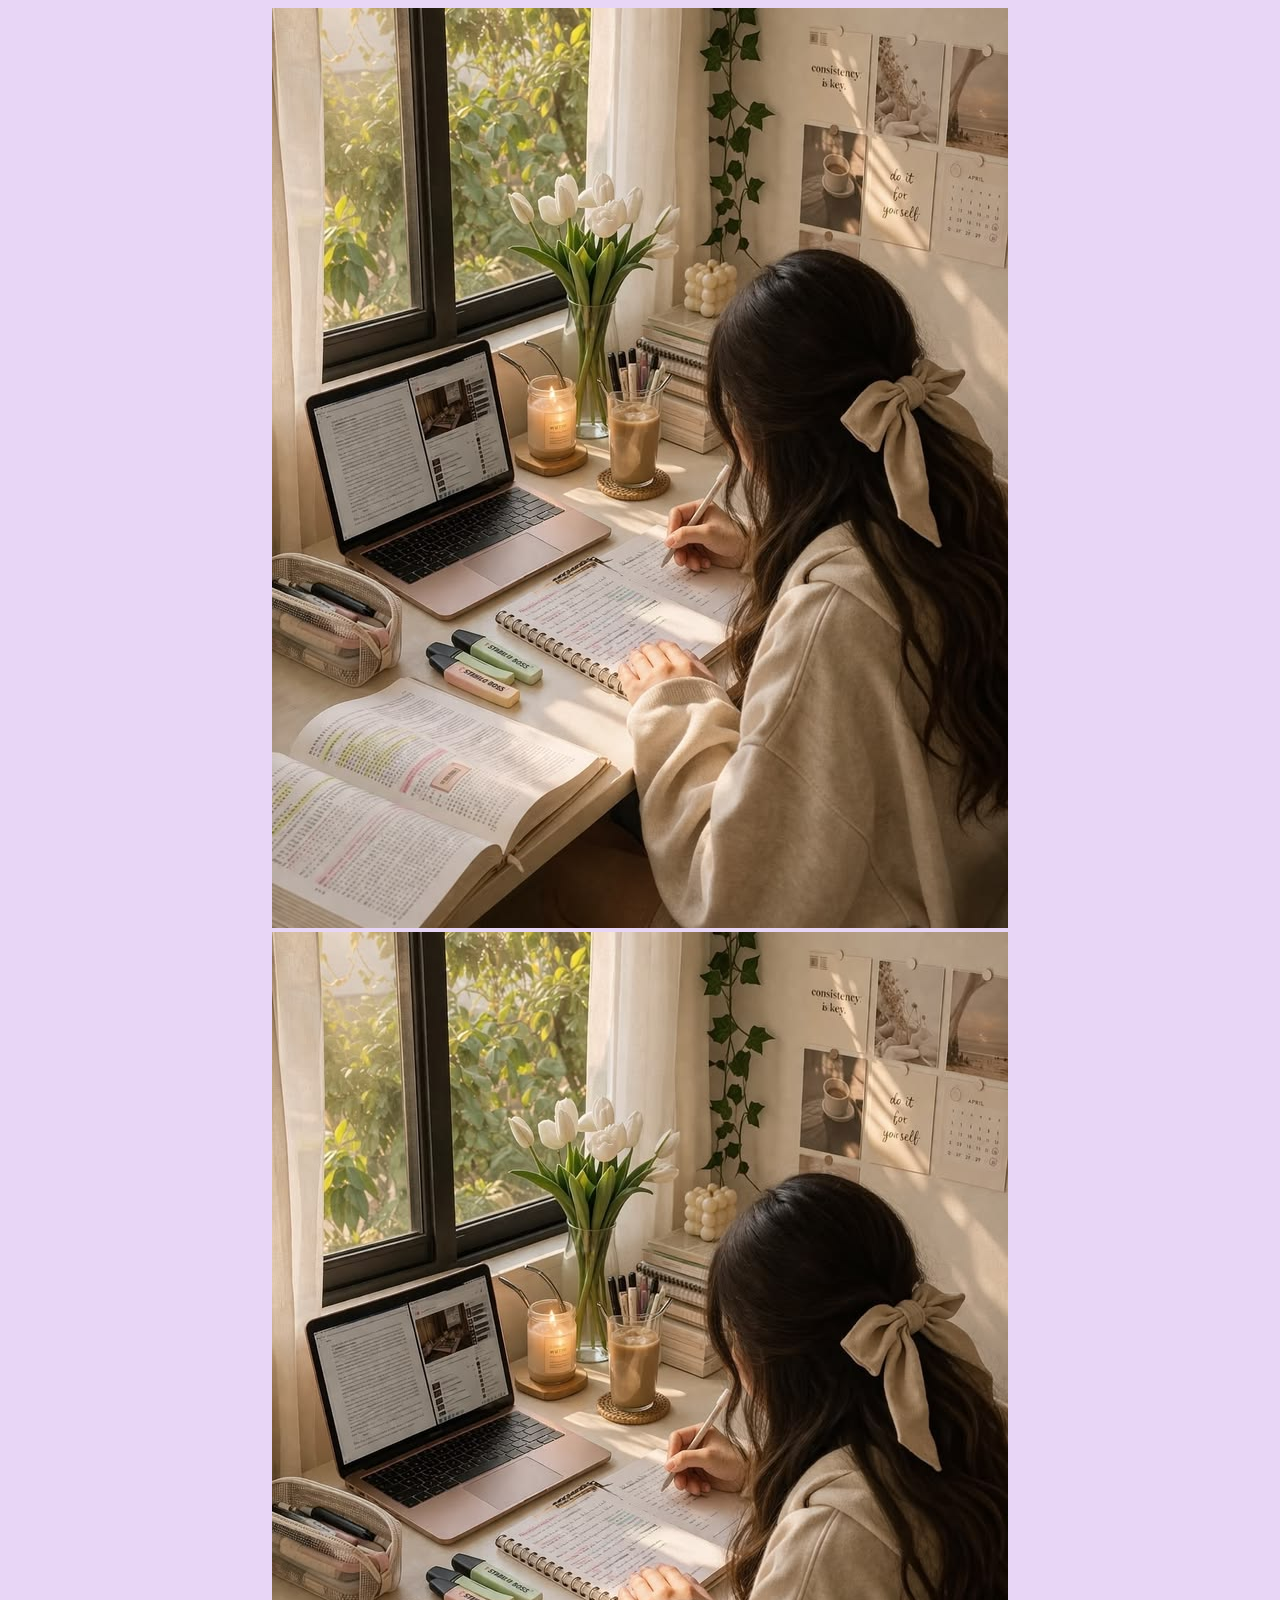
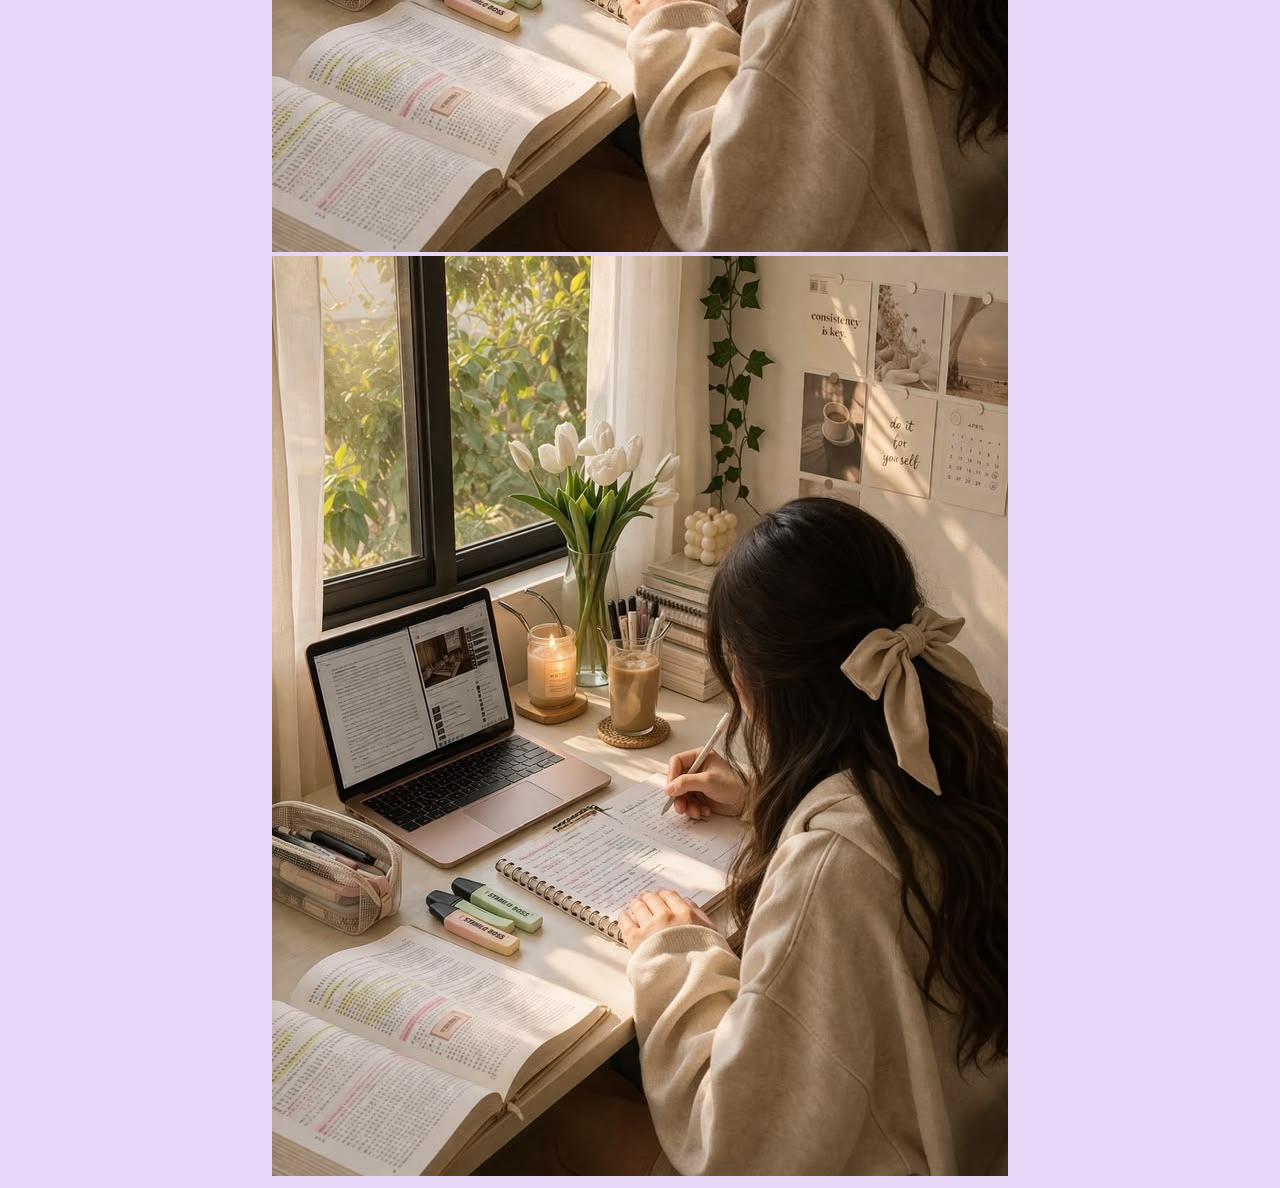
<file: index.html>
<!DOCTYPE html>
<html lang="pt- br">
<head>
    <meta charset="UTF-8">
    <meta name="viewport" content="width=device-width, initial-scale=1.0">
    <link rel="stylesheet" href="./Sistema Acadêmico/css/geral.css" type="text/css">
    <title>Document</title>
</head>
<body>
    <div class="tabela">
    <main>
        <!--Imagens-->
        <section>
            <div class="imagem1">
                <img src = "./Sistema Acadêmico/imagem/estudo.jpg" alt="Moça estudando"

            </div>
            <div class="imagem2">
                <img src = "./Sistema Acadêmico/imagem/estudo.jpg" alt="Moça estudando"

            </div>
            <div class="imagem3">
                <img src = "./Sistema Acadêmico/imagem/estudo.jpg" alt="Moça estudando"

            </div>

        </section>
    </main>
    </div>
</body>
</html>
</file>
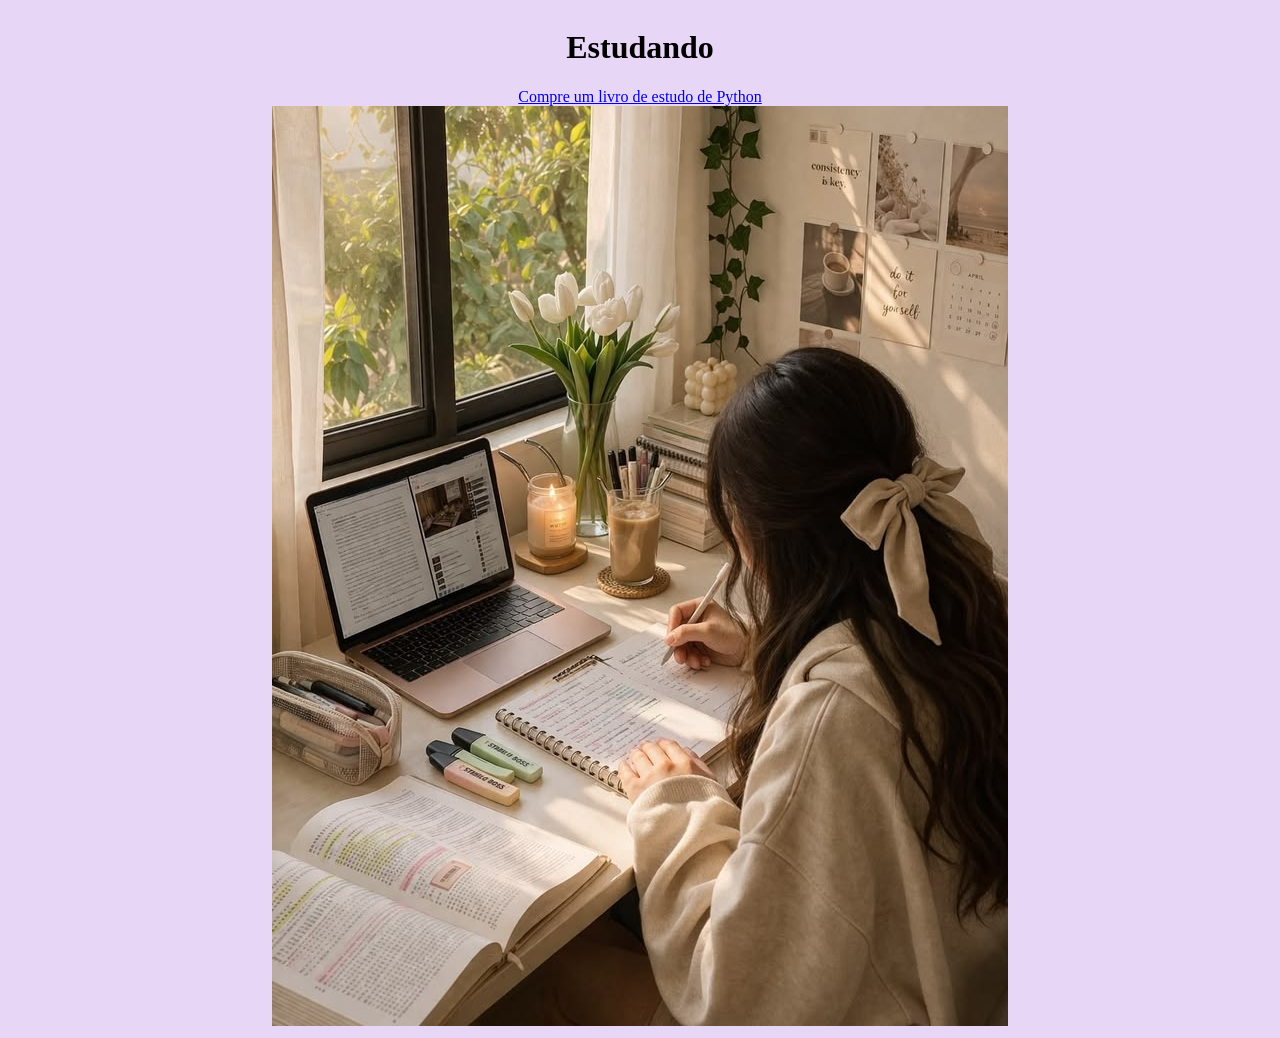
<file: Sistema Acadêmico/index.html>
<!DOCTYPE html>
<html lang="pt-br">
<head>
    <meta charset="UTF-8">
    <meta name="viewport" content="width=device-width, initial-scale=1.0">
    <link rel="stylesheet" href="./css/geral.css" type="text/css">
    <title>Estudando</title>
</head>
<body>
    <div class="tabela">
    <div class="titulo"> 
        <h1>Estudando</h1>
    </div>
    <div class="link">
        <a href="https://a.co/d/03BkZhgB" target="_blank">Compre um livro de estudo de Python</a> 
    </div>
    
    <div class="image">
        <img src="./imagem/estudo.jpg" alt="Estudo">

    </div>
    </div>
    
    

</body>
</html>
</file>
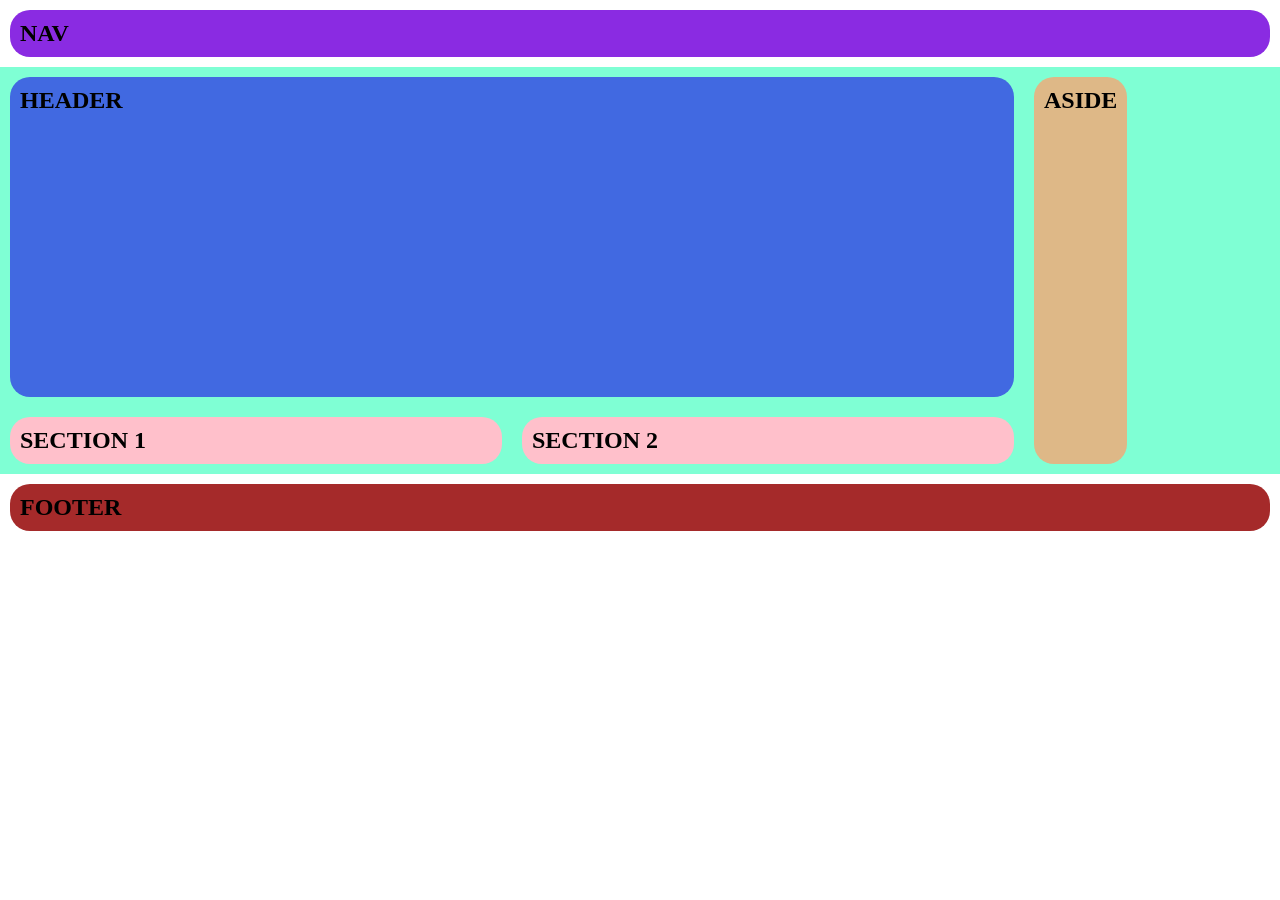
<file: Site/index.html>
<!DOCTYPE html>
<html lang="pt-br">
<head>
    <meta charset="UTF-8">
    <meta name="viewport" content="width=device-width, initial-scale=1.0">
    <title>Document</title>
    <link rel="stylesheet" href="./Imagem/style.css">
</head>
<body>
    <nav class="padrao">
        <h2>NAV</h2>
    </nav>
        <div class="container-principal">
            <div class="container-esquerdo">
    <header class="padrao">
        <h2>HEADER</h2>
    </header>
                <div class="container-row">
    <section class="padrao">
        <h2>SECTION 1</h2>
    </section>
    <section class="padrao">
        <h2>SECTION 2</h2>
    </section>
                </div>
            </div>
    <aside  class="padrao">
        <h2>ASIDE</h2>
    </aside>
        </div>
    <footer class="padrao">
        <h2>FOOTER</h2>
    </footer>
</body>
</html>
</file>
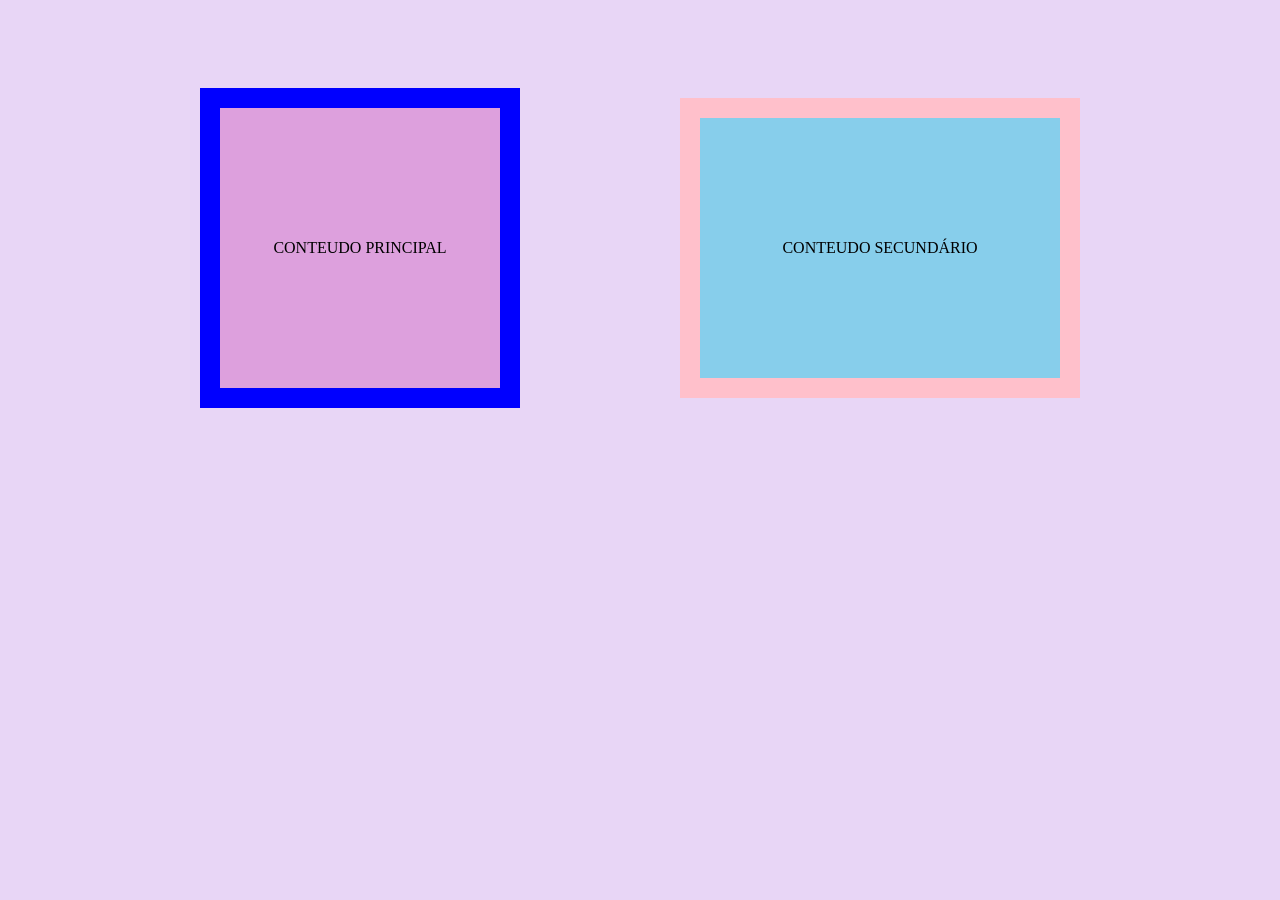
<file: Sistema Acadêmico/Aula7/index.html>
<!DOCTYPE html>
<html lang="pt-br">
<head>
    <meta charset="UTF-8">
    <meta name="viewport" content="width=device-width, initial-scale=1.0">
    <title>BOX MODEL</title>
    <link rel="stylesheet" href="style.css">
</head>
<body>
    <div> CONTEUDO PRINCIPAL</div>
    <p> CONTEUDO SECUNDÁRIO</p>
</body>
</html>
</file>
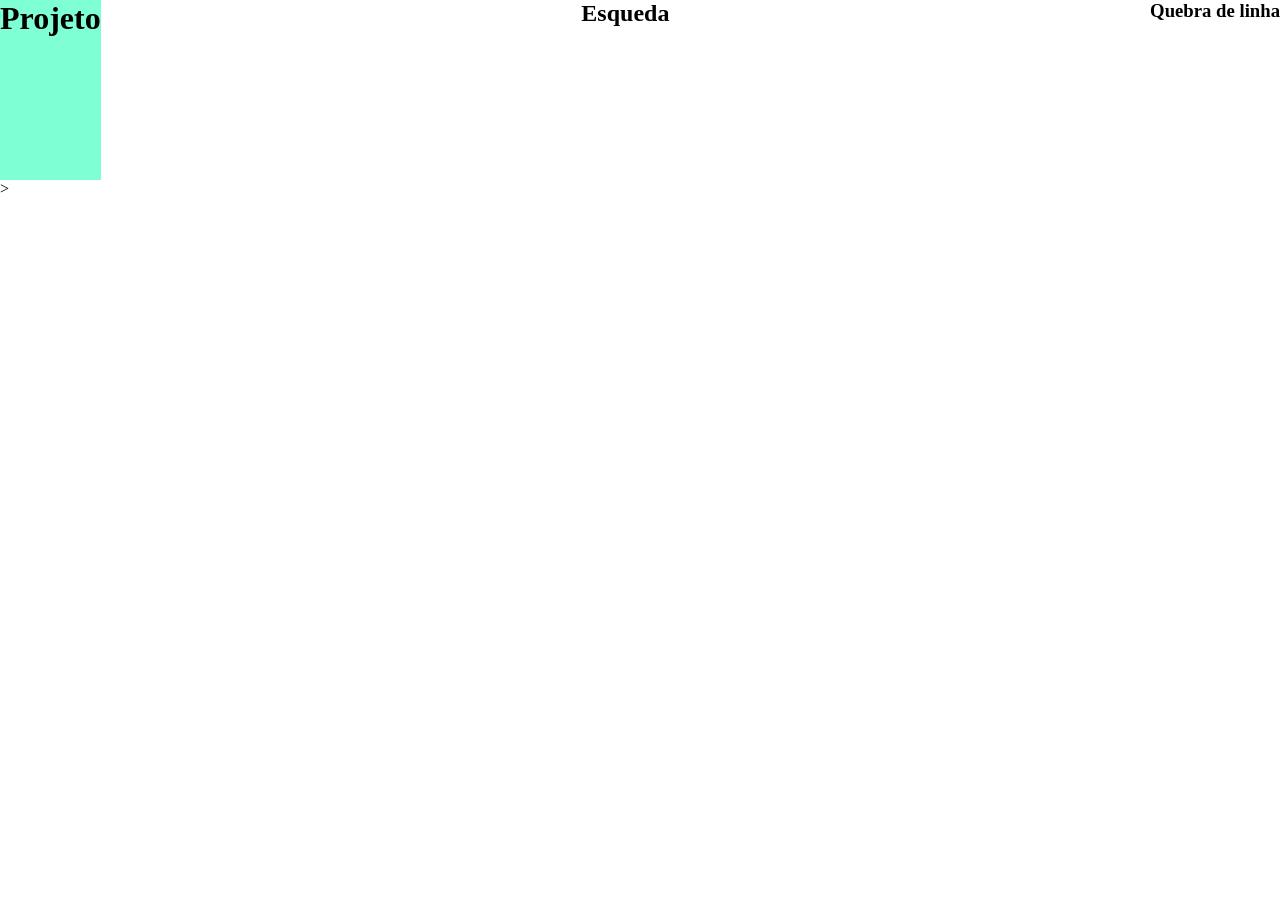
<file: Sistema Acadêmico/Aula8/index.html>
<!DOCTYPE html>
<html lang="pt-br">
<head>
    <meta charset="UTF-8">
    <meta name="viewport" content="width=device-width, initial-scale=1.0">
    <title>TEMA8</title>
    <link rel="stylesheet" href="style.css">
</head>
<body>
    <main>
        <h1>Projeto</h1>
        
        <h2>Esqueda</h2>
        <h3>Quebra de linha</h3>
        
    </main>>
    
    
</body>
</html>
</file>
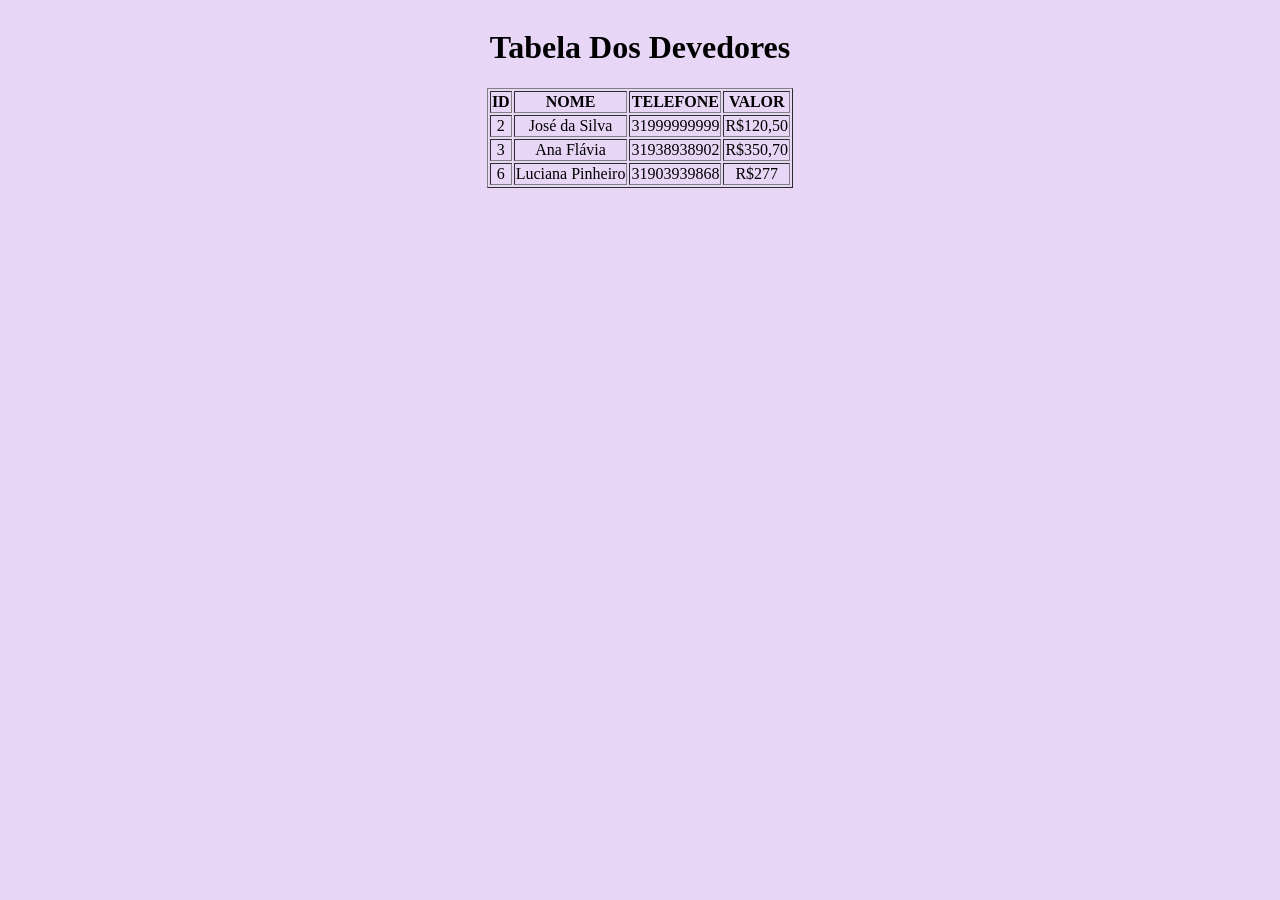
<file: Sistema Acadêmico/Aula3.html>
<!DOCTYPE html>
<html lang="pt-br">
<head>
    <meta charset="UTF-8">
    <meta name="viewport" content="width=device-width, initial-scale=1.0">
    <link rel="stylesheet" href="./css/geral.css" type="text/css">
    <title>TABELA DE DEVEDORES</title>
</head>
<body>
    <div class="tabela">
    <h1> Tabela Dos Devedores</h1>
    <table border="1" >
        <thead>
            <th>ID</th>
            <th>NOME</th>
            <th>TELEFONE</th>
            <th>VALOR</th>
        </thead>
        <tbody>
            <tr>
                <td>2</td>
                <td>José da Silva</td>
                <td>31999999999</td>
                <td>R$120,50</td>
            </tr>
            <tr>
                <td>3</td>
                <td>Ana Flávia</td>
                <td>31938938902</td>
                <td>R$350,70</td>
            </tr>
            <tr>
                <td>6</td>
                <td>Luciana Pinheiro</td>
                <td>31903939868</td>
                <td>R$277</td>
            </tr>
        </tbody>
    </table>
    </div>
</body>
</html>
</file>
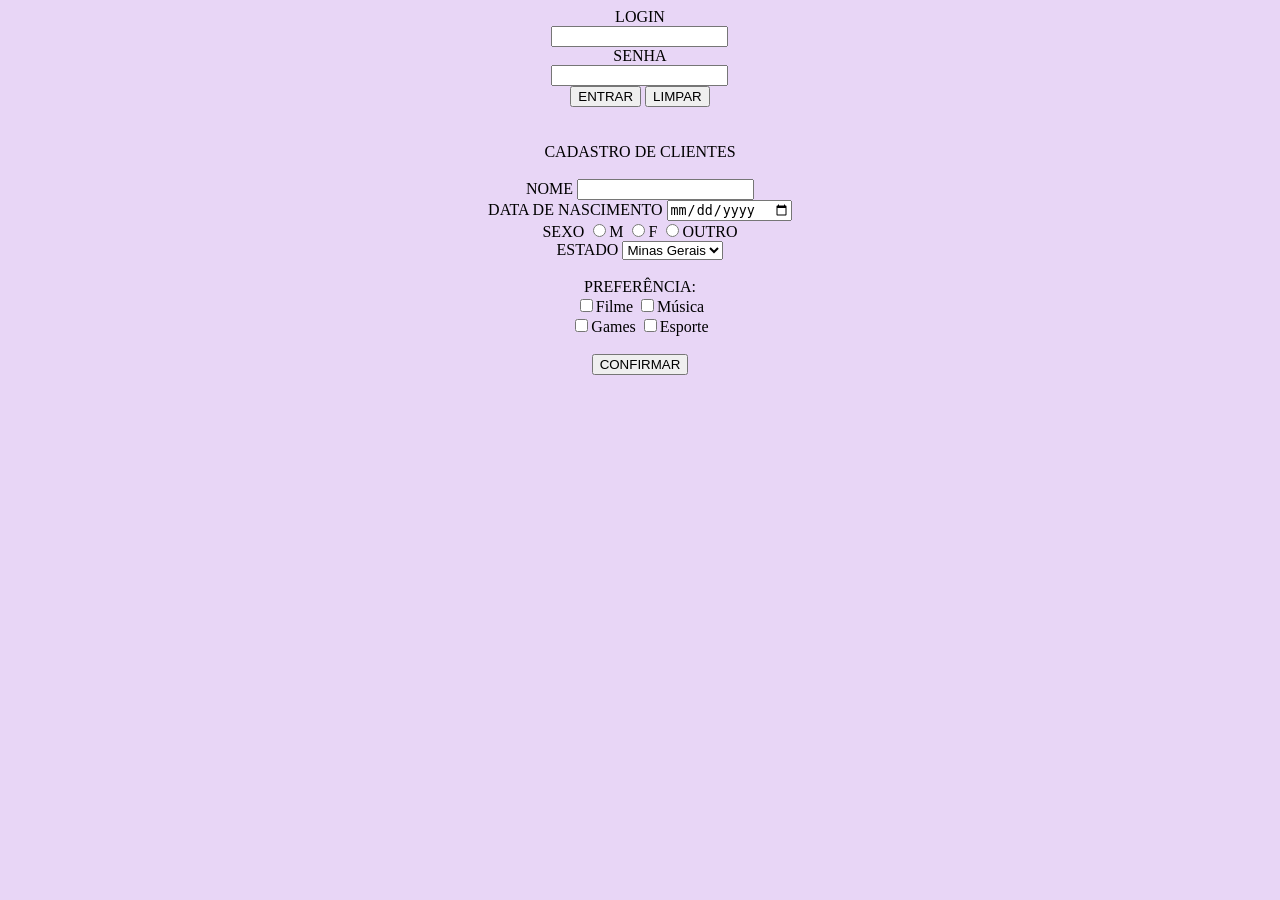
<file: Sistema Acadêmico/cadastro.html>
<!DOCTYPE html>
<html lang="pt-br">
<head>
    <meta charset="UTF-8">
    <meta name="viewport" content="width=device-width, initial-scale=1.0">
    <link rel="stylesheet" href="./css/geral.css" type="text/css">
    <title>Cadastro de Clientes</title>
</head>
<body>
    <div class="tabela">
    <label>LOGIN</label>
    <br>
    <input type="text">
    <br>
    <label>SENHA</label>
    <br>
    <input type="password">
    <br>
    <input type="submit" value="ENTRAR">
    <input type="submit" value="LIMPAR">
        <br>
        <br>
        <br>
        <label>CADASTRO DE CLIENTES</label>
        <br>
        <br>
        <label>NOME</label>
        <input type="text">
        <br>
        <label>DATA DE NASCIMENTO</label>
        <input type="date">
        <br>
        <label>SEXO</label>
        <input type="radio" name="sexo"><label>M</label>
        <input type="radio" name="sexo"><label>F</label>
        <input type="radio" name="sexo"><label>OUTRO</label>
        <br>
        <label>ESTADO</label>
        <select>
            <option>Minas Gerais</option>
            <option>São Paulo</option>
            <option>Fortaleza</option>
            <option>Góias</option>
        </select>
        <br>
        <br>
        <label>PREFERÊNCIA:</label>
        <br>
        <input type="checkbox"><label>Filme</label>
        <input type="checkbox"><label>Música</label>
        <br>
        <input type="checkbox"><label>Games</label>
        <input type="checkbox"><label>Esporte</label>
        <br>
        <br>
        <input type="submit" value="CONFIRMAR">
    </div>
</body>
</html>
</file>
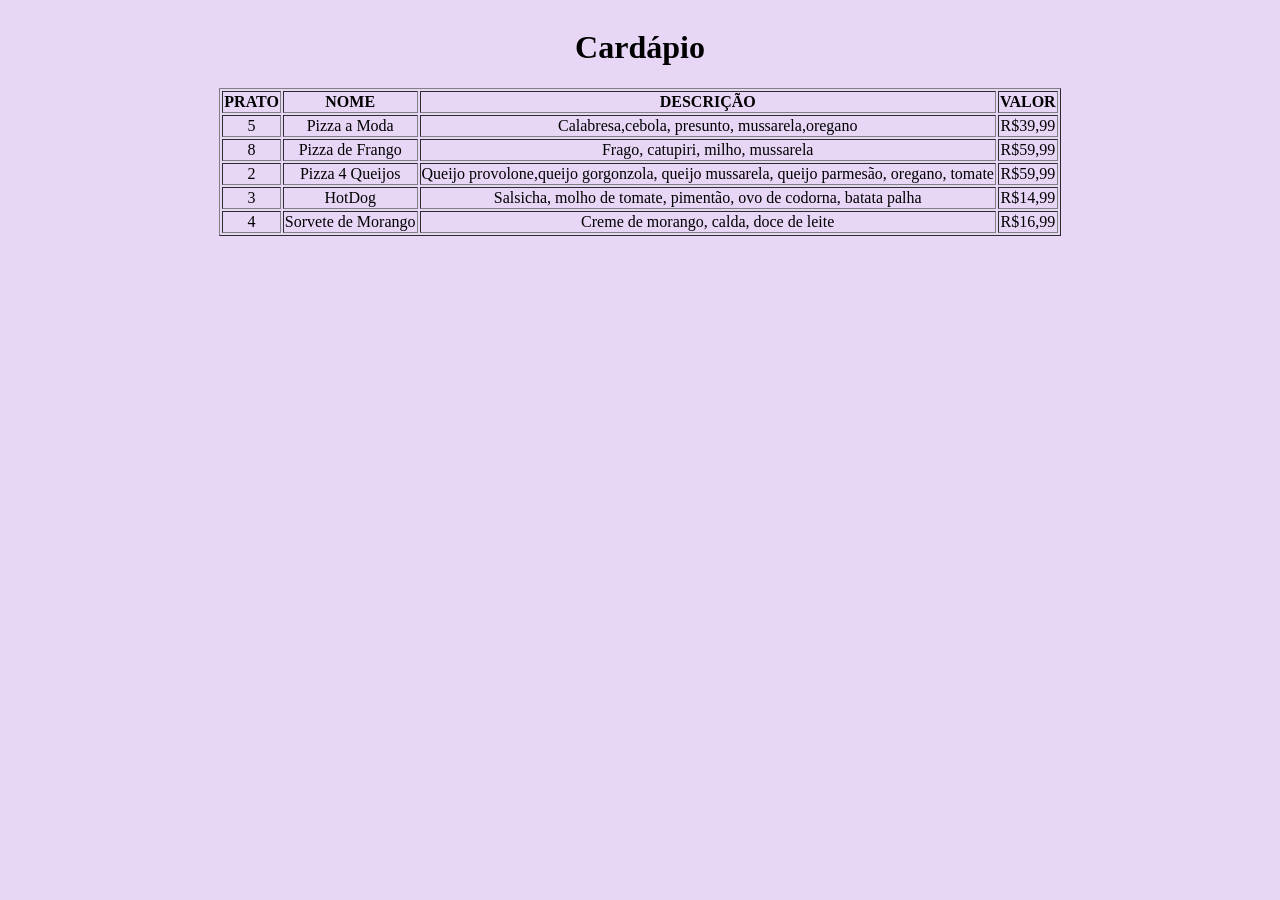
<file: Sistema Acadêmico/Cardapio.html>
<!DOCTYPE html>
<html lang="pt-br">
<head>
    <meta charset="UTF-8">
    <meta name="viewport" content="width=device-width, initial-scale=1.0">
    <link rel="stylesheet" href="./css/geral.css" type="text/css">
    <title>CARDÁPIO PIZZARIA REAL</title>

</head>
<body>
    <div class="tabela">
    <h1>Cardápio</h1>
    <table border="1">
        <thead>
            <th>PRATO</th>
            <th>NOME</th>
            <th>DESCRIÇÃO</th>
            <th>VALOR</th>
        </thead>
            <tbody>
                <tr>
                    <td>5</td>
                    <td>Pizza a Moda</td>
                    <td>Calabresa,cebola, presunto, mussarela,oregano </td>
                    <td>R$39,99</td>
                </tr>
                <tr>
                    <td>8</td>
                    <td>Pizza de Frango</td>
                    <td>Frago, catupiri, milho, mussarela</td>
                    <td>R$59,99</td>
                </tr>
                <tr>
                    <td>2</td>
                    <td>Pizza 4 Queijos</td>
                    <td>Queijo provolone,queijo gorgonzola, queijo mussarela, queijo parmesão, oregano, tomate</td>
                    <td>R$59,99</td>
                </tr>
                <tr>
                    <td>3</td>  
                    <td>HotDog</td>
                    <td>Salsicha, molho de tomate, pimentão, ovo de codorna, batata palha</td>
                    <td>R$14,99</td>
                </tr>
                <tr>
                    <td>4</td>
                    <td>Sorvete de Morango</td>
                    <td>Creme de morango, calda, doce de leite</td>
                    <td>R$16,99</td>
                </tr>
            </tbody>
    </table>
    </div>
</body>
</html>
</file>
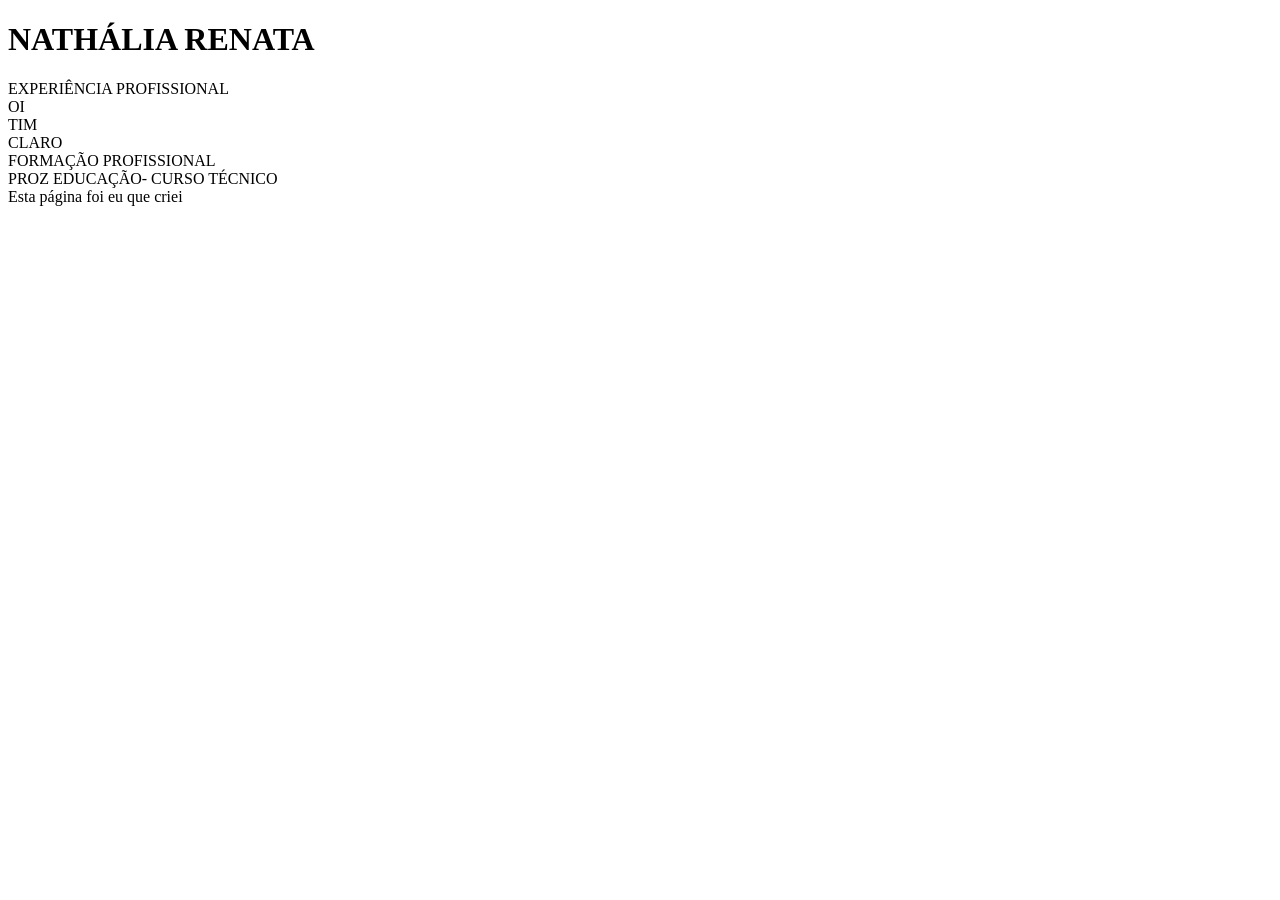
<file: Sistema Acadêmico/curriculo2.html>
<!DOCTYPE html>
<html lang="pt-br">
<head>
    <meta charset="UTF-8">
    <meta name="viewport" content="width=device-width, initial-scale=1.0">
    <title>MEU CURRICILO</title>
</head>
<body>
    <HEADER>
       <h1> NATHÁLIA RENATA </h1>
    </HEADER>
    <section>
        EXPERIÊNCIA PROFISSIONAL
        <div>OI</div>
        <div>TIM</div>
        <div>CLARO</div>
    </section>
    <section>
        FORMAÇÃO PROFISSIONAL
        <div>PROZ EDUCAÇÃO- CURSO TÉCNICO</div>
    </section>
    <footer> Esta página foi eu que criei</footer>
</body>
</html>
</file>
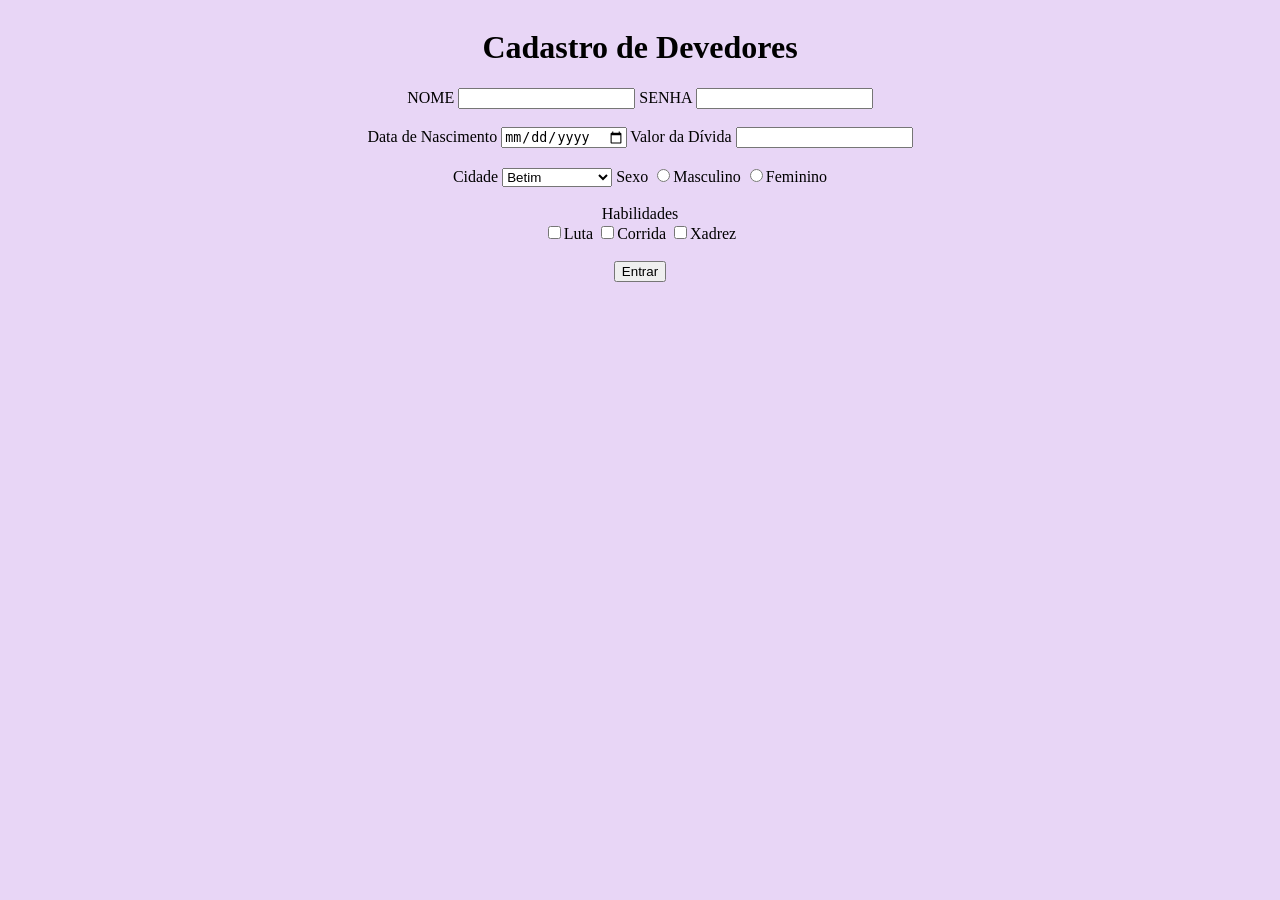
<file: Sistema Acadêmico/forms.html>
<!DOCTYPE html>
<html lang="pt-br">
<head>
    <meta charset="UTF-8">
    <meta name="viewport" content="width=device-width, initial-scale=1.0">
    <link rel="stylesheet" href="./css/geral.css" type="text/css">
    <title>Formulário de Cadastro</title>
  </head>
<body>
    <div class="tabela">
    <h1>Cadastro de Devedores</h1>
    <form>
        <label>NOME</label>
        <input type="text" maxlength="4" required>
        <label>SENHA</label>
        <input type="password">
        <br>
        <br>
        <label>Data de Nascimento</label>
        <input type="date">
        <label>Valor da Dívida</label>
        <input type="number" step="0.01">
        <br>
        <br>
        <label>Cidade</label>
        <select>
            <option>Betim</option>
            <option>Contagem</option>
            <option>Vespasiano</option>
            <option>Belo Horizonte</option>
        </select>
        <label>Sexo</label>
        <input type="radio" name="sexo"><label>Masculino</label>
        <input type="radio" name="sexo"></label>Feminino</label>
        <br>
        <br>
        <label>Habilidades</label>
        <br>
        <input type="checkbox"><label>Luta</label>
        <input type="checkbox"><label>Corrida</label>
        <input type="checkbox"><label>Xadrez</label>
        <br>
        <br>
        <input type="submit" value="Entrar">
        
    </form>
    </div>
</body>
</html>
</file>
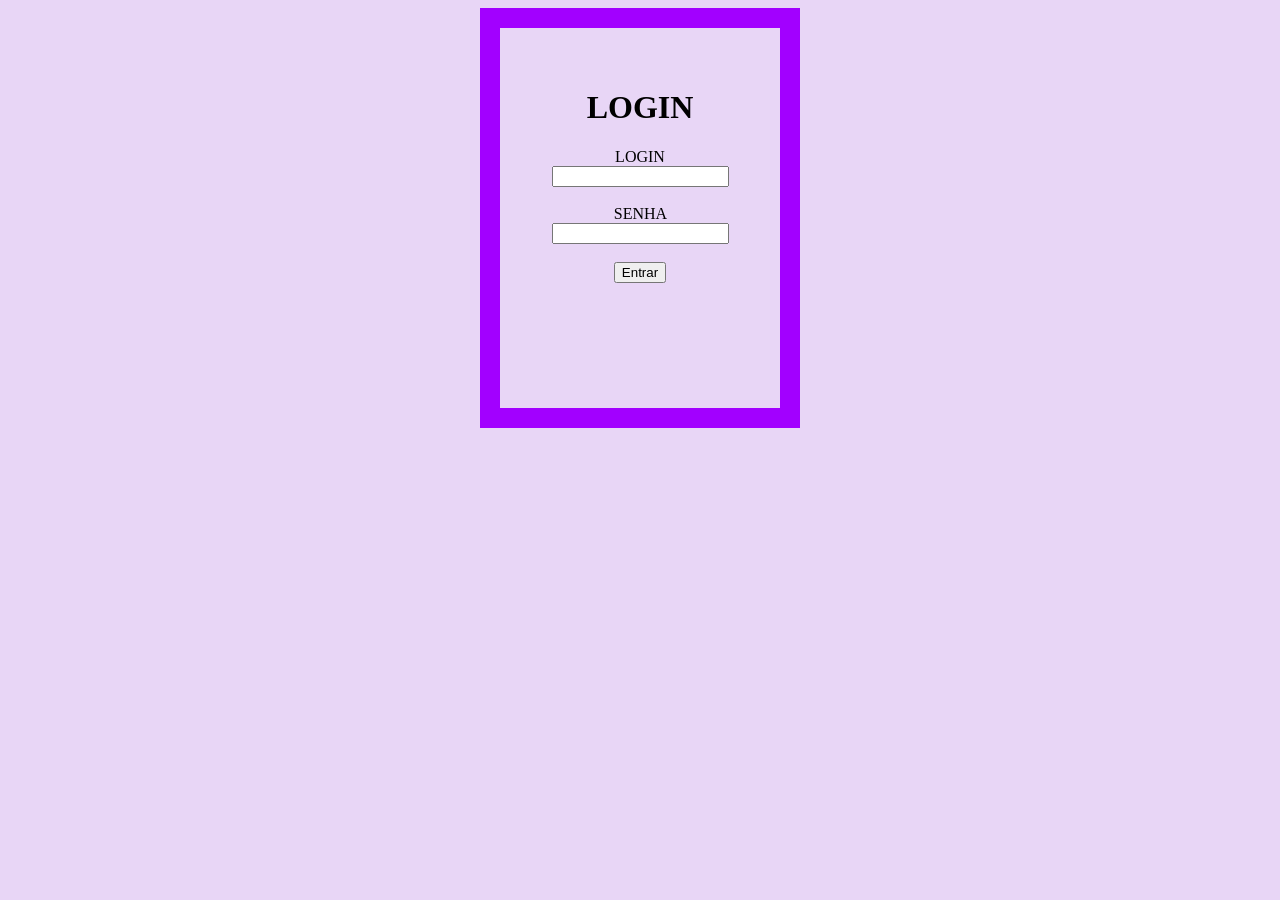
<file: Sistema Acadêmico/Aula7/login.html>
<!DOCTYPE html>
<html lang="pt-br">
<head>
    <meta charset="UTF-8">
    <meta name="viewport" content="width=device-width, initial-scale=1.0">
    <link rel="stylesheet" href="stylelogin.css">
    <title>FAÇA LOGIN</title>
  </head>
<body> <div class="teste">
    <h1>LOGIN</h1>
        <label>LOGIN</label>
        <input type="text" maxlength="8" required>
        <br>
        <br>
        <label>SENHA</label>
        <input type="password">
        <br>
        <br>
        <input class="entrar" type="submit" value="Entrar" onclick="entra()">
        
        
        </div>
        
        <script>
            function entra(){
                alert("logado")
            }
        </script>
</body>
</html>
</file>
<file: Sistema Acadêmico/css/geral.css>
body{
    text-align: center;
    background-color: rgb(232, 214, 246);
    align-items: center;
    display: flex;
    justify-content: center;
    
}
.tabela{
    margin: 0 auto;
    align-items: center;
   
}
</file>
<file: Site/Imagem/style.css>
*{
    margin: 0;
    padding: 0;
}
.padrao {
    margin: 10px;
    padding: 10px;
    border-radius: 20px;
    border: 1px;
}
nav {
    background-color: blueviolet;
}
header {
    background-color: royalblue;
    height: 300px;
}
section {
    background-color: pink;
    width: 100%;
}
aside {
    background-color: burlywood;
}
footer {
    background-color: brown;
}
.container-principal {
    width: 100%;
    background-color: aquamarine;
    display: flex; 
}
.container-esquerdo {
    width: 80%;
}
.container-row {
    display: flex;
    
}
</file>
<file: Sistema Acadêmico/Aula7/style.css>
div{
    background: plum;
    width: 200px;
    height: 200px;
    padding: 40px;
    border: 20px  solid blue;
    margin: 80px;
    align-items: center;
    display: flex;
    justify-content: center;

}

p{
    background: skyblue;
    width: 300px;
    height: 200px;
    padding: 30px;
    border: 20px  solid pink;
    margin: 80px;
    align-items: center;
    display: flex;
    justify-content: center;

}

body{
    text-align: center;
    background-color: rgb(232, 214, 246);
    align-items: center;
    display: flex;
    justify-content: center;
}
</file>
<file: Sistema Acadêmico/Aula8/style.css>
* {
    margin: 0;
    padding: 0;
}
h1 {
    background-color: aquamarine;
    height: 20vh;
    
}

main {
    display: flex;
    justify-content: space-between;
}
</file>
<file: Sistema Acadêmico/Aula7/stylelogin.css>
body{
    text-align: center;
    background-color: rgb(232, 214, 246);
    align-items: center;
    display: flex;
    justify-content: center;
}

.teste{
    width: 200px;
    height: 300px;
    padding: 40px;
    border: 20px  solid rgb(162, 0, 255);
    margin: auto;
    
}
.entrar:hover{
    background-color: rgb(84, 175, 228);
}
</file>
